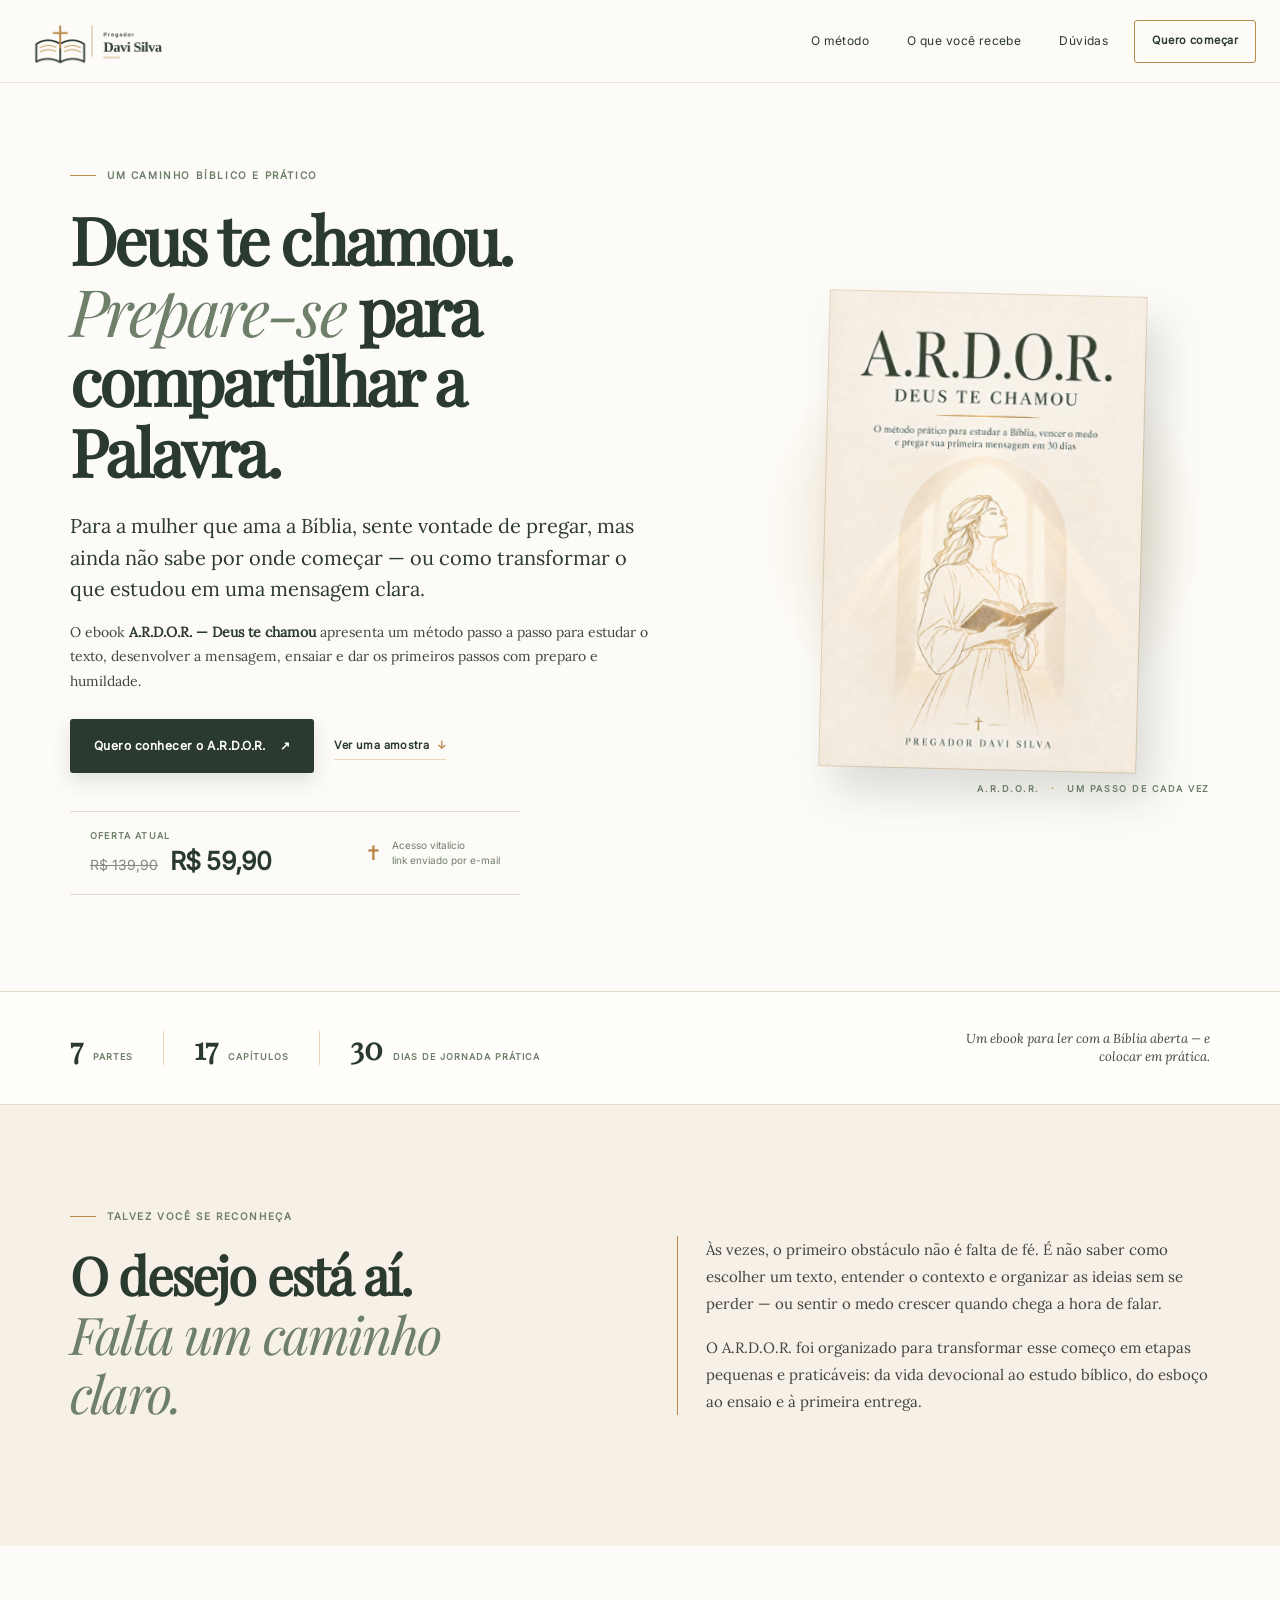
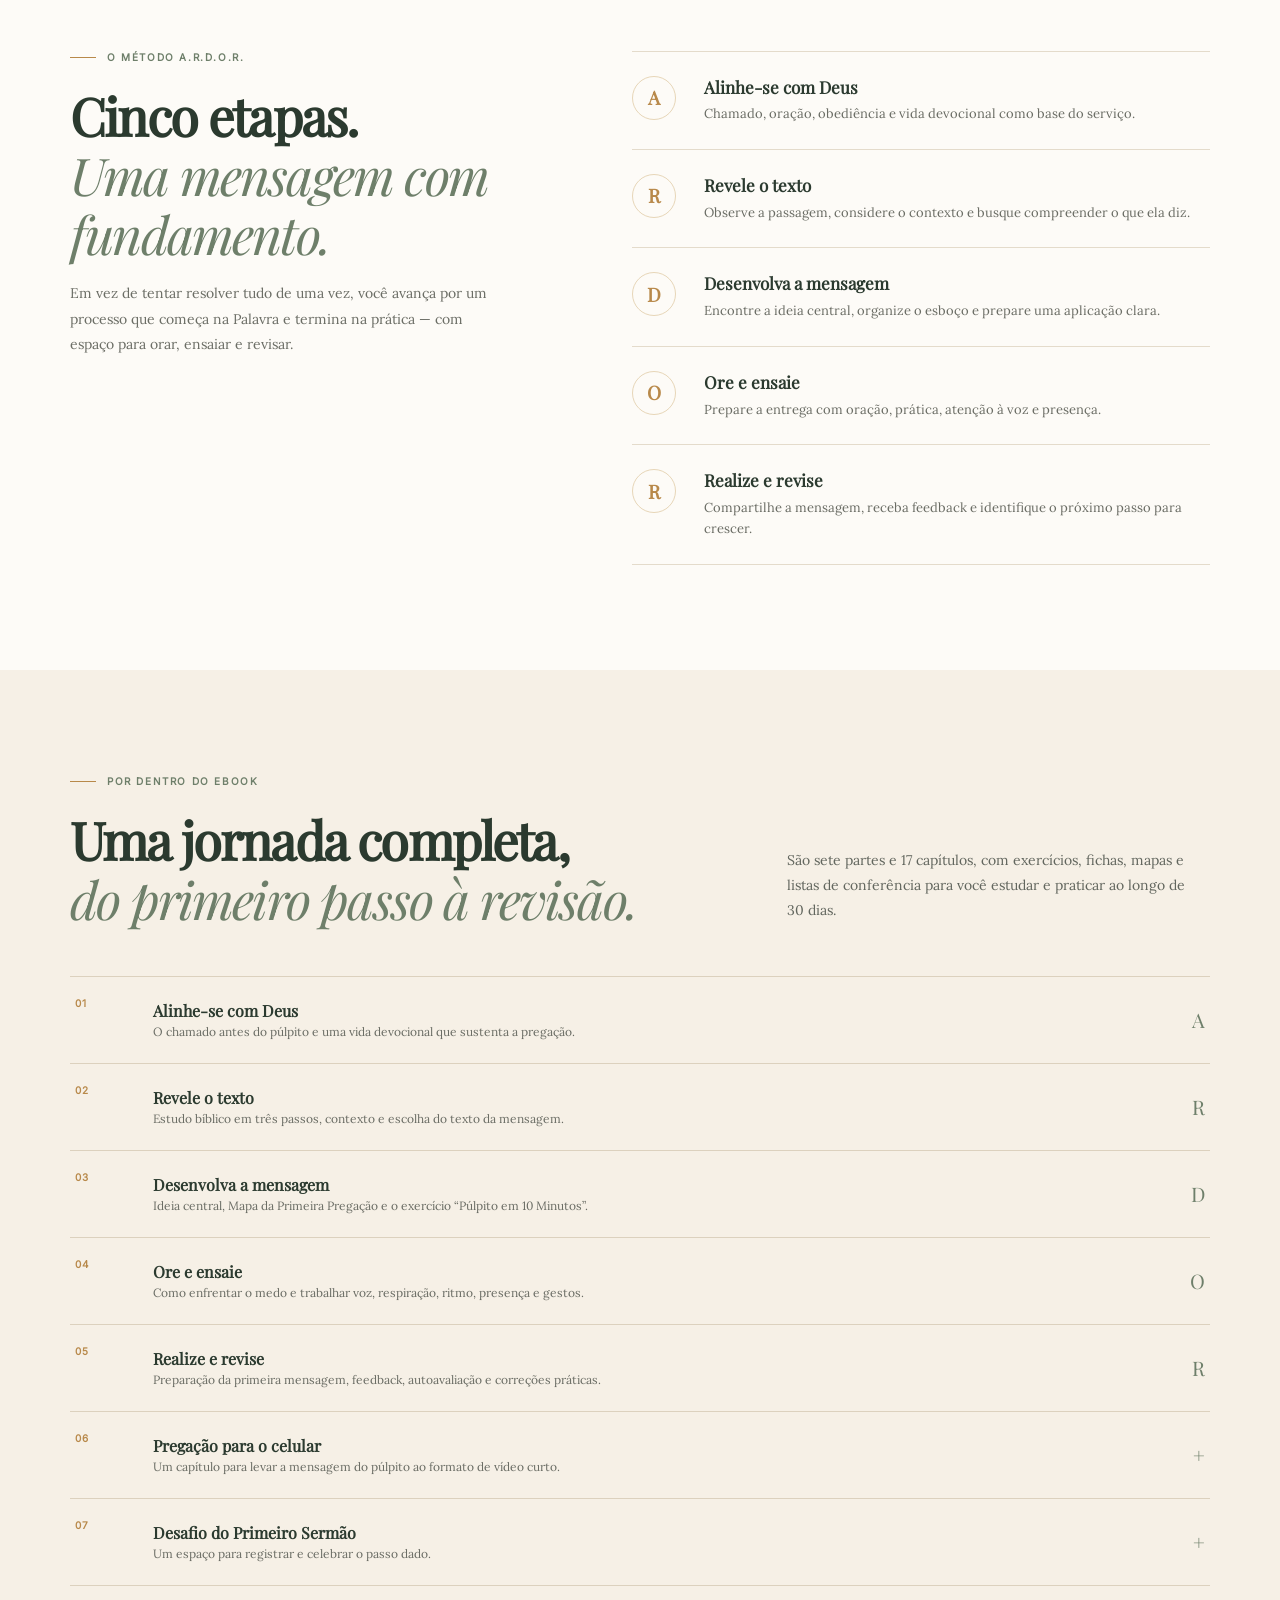
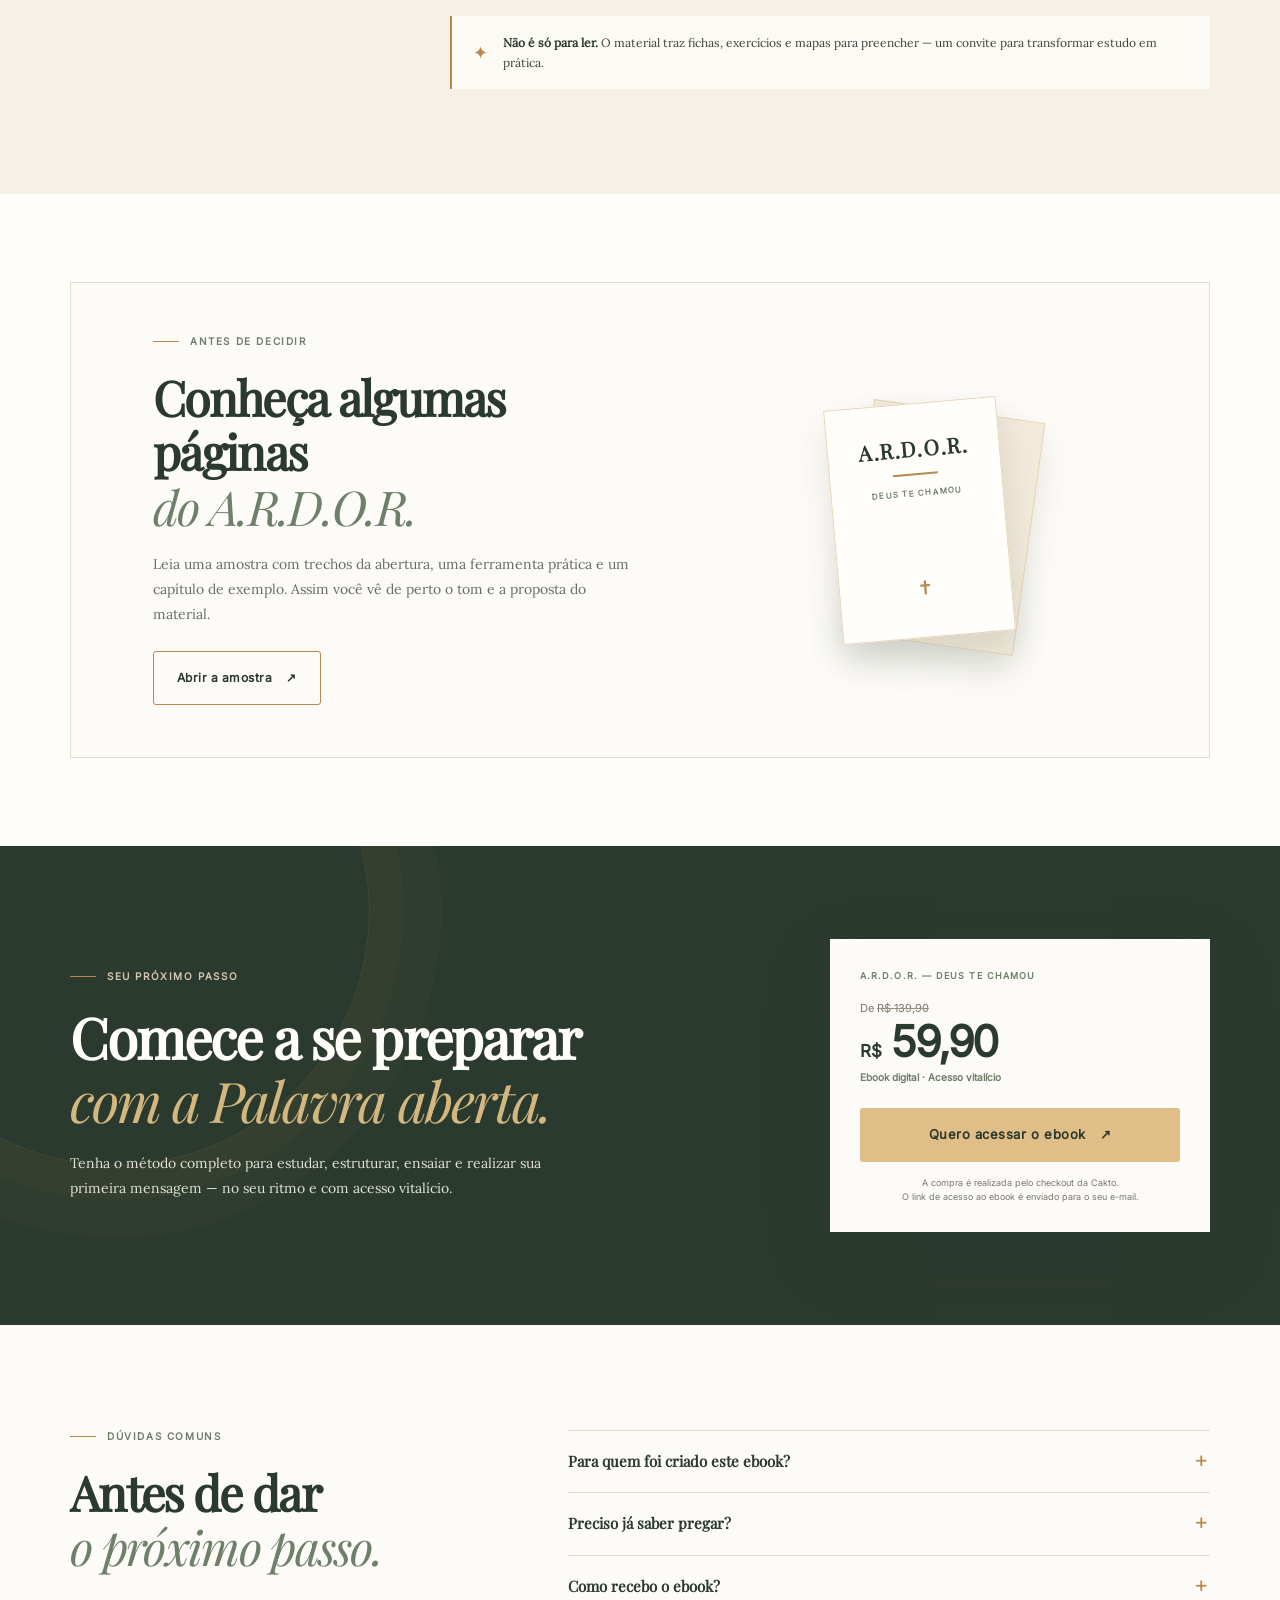
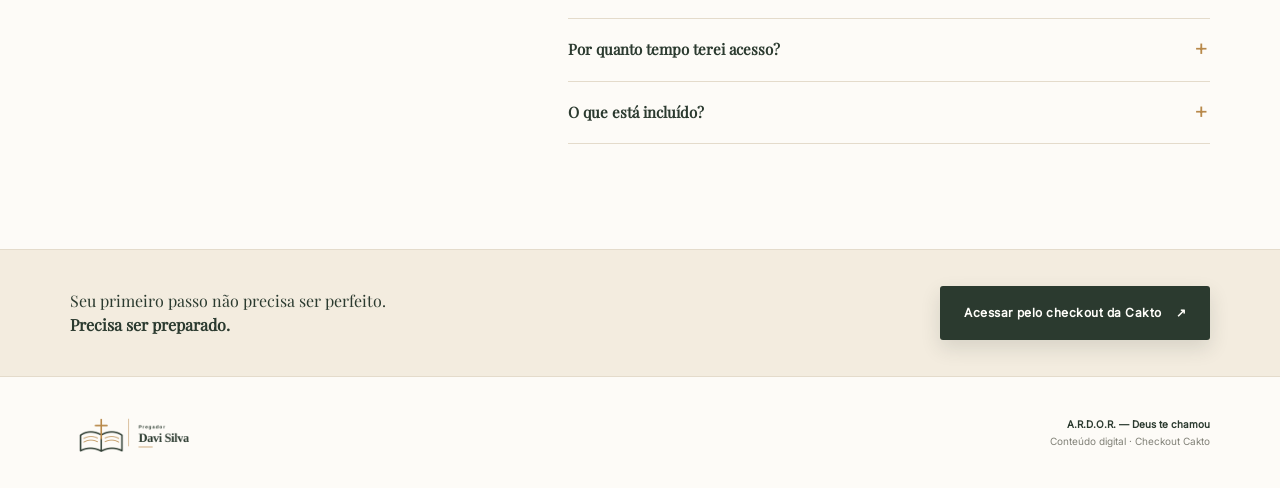
<file: index.html ardor.html>
<!doctype html>
<html lang="pt-BR">
<head>
  <meta charset="utf-8">
  <meta name="viewport" content="width=device-width, initial-scale=1">
  <meta name="theme-color" content="#FDFBF7">
  <meta name="description" content="Conheça o ebook A.R.D.O.R. — Deus te chamou: um método para mulheres estudarem a Bíblia, vencerem o medo e prepararem a primeira mensagem em 30 dias.">
  <meta name="keywords" content="pregação feminina, estudo bíblico, primeira pregação, mensagem bíblica, ebook cristão">
  <meta property="og:type" content="product">
  <meta property="og:site_name" content="Pregador Davi Silva">
  <meta property="og:title" content="A.R.D.O.R. — Deus te chamou | Ebook">
  <meta property="og:description" content="Um caminho prático para estudar a Bíblia, organizar sua mensagem e se preparar para compartilhar a Palavra.">
  <meta name="twitter:card" content="summary_large_image">
  <meta name="twitter:title" content="A.R.D.O.R. — Deus te chamou | Ebook">
  <meta name="twitter:description" content="Um caminho prático para estudar a Bíblia, organizar sua mensagem e se preparar para compartilhar a Palavra.">
  <link rel="icon" type="image/png" href="./logo-pregador-davi-silva.png">
  <title>A.R.D.O.R. — Deus te chamou | Ebook cristão</title>
  <link rel="stylesheet" href="./styles.css">
</head>
<body>
  <a class="skip-link" href="#conteudo-principal">Pular para o conteúdo</a>
  <header class="site-header" id="inicio">
    <div class="header-inner">
      <a class="brand" href="#inicio" aria-label="Pregador Davi Silva — início">
        <img src="./logo-pregador-davi-silva.png" alt="Pregador Davi Silva" width="220" height="59">
      </a>
      <nav class="main-nav" aria-label="Navegação principal">
        <a href="#metodo">O método</a>
        <a href="#conteudo">O que você recebe</a>
        <a href="#perguntas">Dúvidas</a>
      </nav>
      <a class="button button-small button-outline header-cta" href="https://pay.cakto.com.br/nyoit3q_1191103" target="_blank" rel="noopener noreferrer">Quero começar</a>
    </div>
  </header>

  <main id="conteudo-principal">
    <section class="hero section-wrap" aria-labelledby="hero-title">
      <div class="hero-copy">
        <p class="eyebrow"><span class="eyebrow-line"></span> Um caminho bíblico e prático</p>
        <h1 id="hero-title">Deus te chamou.<br><em>Prepare-se</em> para compartilhar a Palavra.</h1>
        <p class="hero-lead">Para a mulher que ama a Bíblia, sente vontade de pregar, mas ainda não sabe por onde começar — ou como transformar o que estudou em uma mensagem clara.</p>
        <p class="hero-detail">O ebook <strong>A.R.D.O.R. — Deus te chamou</strong> apresenta um método passo a passo para estudar o texto, desenvolver a mensagem, ensaiar e dar os primeiros passos com preparo e humildade.</p>
        <div class="hero-actions">
          <a class="button button-primary" href="https://pay.cakto.com.br/nyoit3q_1191103" target="_blank" rel="noopener noreferrer">Quero conhecer o A.R.D.O.R. <span aria-hidden="true">↗</span></a>
          <a class="text-link" href="#amostra">Ver uma amostra <span aria-hidden="true">↓</span></a>
        </div>
        <div class="hero-offer" aria-label="Oferta atual do ebook">
          <div>
            <span class="offer-caption">Oferta atual</span>
            <p class="price-line"><s>R$ 139,90</s><span class="price-now">R$ 59,90</span></p>
          </div>
          <div class="offer-note"><span class="small-cross" aria-hidden="true">✝</span><span>Acesso vitalício<br>link enviado por e-mail</span></div>
        </div>
      </div>
      <div class="hero-visual">
        <div class="cover-halo" aria-hidden="true"></div>
        <figure class="book-cover">
          <img src="./capa-ardor.png" alt="Capa do ebook A.R.D.O.R. — Deus te chamou, assinado por Pregador Davi Silva" width="1536" height="2304" fetchpriority="high">
        </figure>
        <p class="cover-caption">A.R.D.O.R. <span>·</span> um passo de cada vez</p>
      </div>
    </section>

    <section class="proof-strip" aria-label="Resumo do conteúdo do ebook">
      <div class="proof-inner">
        <div class="proof-item"><strong>7</strong><span>partes</span></div>
        <div class="proof-divider" aria-hidden="true"></div>
        <div class="proof-item"><strong>17</strong><span>capítulos</span></div>
        <div class="proof-divider" aria-hidden="true"></div>
        <div class="proof-item"><strong>30</strong><span>dias de jornada prática</span></div>
        <p>Um ebook para ler com a Bíblia aberta — e colocar em prática.</p>
      </div>
    </section>

    <section class="section section-warm" id="para-quem" aria-labelledby="para-quem-title">
      <div class="section-wrap two-column">
        <div class="section-heading">
          <p class="eyebrow"><span class="eyebrow-line"></span> Talvez você se reconheça</p>
          <h2 id="para-quem-title">O desejo está aí.<br><em>Falta um caminho claro.</em></h2>
        </div>
        <div class="recognition-copy">
          <p>Às vezes, o primeiro obstáculo não é falta de fé. É não saber como escolher um texto, entender o contexto e organizar as ideias sem se perder — ou sentir o medo crescer quando chega a hora de falar.</p>
          <p>O A.R.D.O.R. foi organizado para transformar esse começo em etapas pequenas e praticáveis: da vida devocional ao estudo bíblico, do esboço ao ensaio e à primeira entrega.</p>
        </div>
      </div>
    </section>

    <section class="section method-section" id="metodo" aria-labelledby="method-title">
      <div class="section-wrap">
        <div class="section-intro">
          <p class="eyebrow"><span class="eyebrow-line"></span> O método A.R.D.O.R.</p>
          <h2 id="method-title">Cinco etapas.<br><em>Uma mensagem com fundamento.</em></h2>
          <p>Em vez de tentar resolver tudo de uma vez, você avança por um processo que começa na Palavra e termina na prática — com espaço para orar, ensaiar e revisar.</p>
        </div>
        <div class="method-list">
          <article class="method-step">
            <span class="step-letter">A</span>
            <div><h3>Alinhe-se com Deus</h3><p>Chamado, oração, obediência e vida devocional como base do serviço.</p></div>
          </article>
          <article class="method-step">
            <span class="step-letter">R</span>
            <div><h3>Revele o texto</h3><p>Observe a passagem, considere o contexto e busque compreender o que ela diz.</p></div>
          </article>
          <article class="method-step">
            <span class="step-letter">D</span>
            <div><h3>Desenvolva a mensagem</h3><p>Encontre a ideia central, organize o esboço e prepare uma aplicação clara.</p></div>
          </article>
          <article class="method-step">
            <span class="step-letter">O</span>
            <div><h3>Ore e ensaie</h3><p>Prepare a entrega com oração, prática, atenção à voz e presença.</p></div>
          </article>
          <article class="method-step">
            <span class="step-letter">R</span>
            <div><h3>Realize e revise</h3><p>Compartilhe a mensagem, receba feedback e identifique o próximo passo para crescer.</p></div>
          </article>
        </div>
      </div>
    </section>

    <section class="section contents-section" id="conteudo" aria-labelledby="contents-title">
      <div class="section-wrap">
        <div class="contents-top">
          <div>
            <p class="eyebrow"><span class="eyebrow-line"></span> Por dentro do ebook</p>
            <h2 id="contents-title">Uma jornada completa,<br><em>do primeiro passo à revisão.</em></h2>
          </div>
          <p class="contents-summary">São sete partes e 17 capítulos, com exercícios, fichas, mapas e listas de conferência para você estudar e praticar ao longo de 30 dias.</p>
        </div>
        <div class="chapter-list">
          <article class="chapter-row"><span class="chapter-number">01</span><div><h3>Alinhe-se com Deus</h3><p>O chamado antes do púlpito e uma vida devocional que sustenta a pregação.</p></div><span class="chapter-mark">A</span></article>
          <article class="chapter-row"><span class="chapter-number">02</span><div><h3>Revele o texto</h3><p>Estudo bíblico em três passos, contexto e escolha do texto da mensagem.</p></div><span class="chapter-mark">R</span></article>
          <article class="chapter-row"><span class="chapter-number">03</span><div><h3>Desenvolva a mensagem</h3><p>Ideia central, Mapa da Primeira Pregação e o exercício “Púlpito em 10 Minutos”.</p></div><span class="chapter-mark">D</span></article>
          <article class="chapter-row"><span class="chapter-number">04</span><div><h3>Ore e ensaie</h3><p>Como enfrentar o medo e trabalhar voz, respiração, ritmo, presença e gestos.</p></div><span class="chapter-mark">O</span></article>
          <article class="chapter-row"><span class="chapter-number">05</span><div><h3>Realize e revise</h3><p>Preparação da primeira mensagem, feedback, autoavaliação e correções práticas.</p></div><span class="chapter-mark">R</span></article>
          <article class="chapter-row"><span class="chapter-number">06</span><div><h3>Pregação para o celular</h3><p>Um capítulo para levar a mensagem do púlpito ao formato de vídeo curto.</p></div><span class="chapter-mark">+</span></article>
          <article class="chapter-row"><span class="chapter-number">07</span><div><h3>Desafio do Primeiro Sermão</h3><p>Um espaço para registrar e celebrar o passo dado.</p></div><span class="chapter-mark">+</span></article>
        </div>
        <div class="materials-note"><span class="materials-icon" aria-hidden="true">✦</span><p><strong>Não é só para ler.</strong> O material traz fichas, exercícios e mapas para preencher — um convite para transformar estudo em prática.</p></div>
      </div>
    </section>

    <section class="sample-section" id="amostra" aria-labelledby="sample-title">
      <div class="section-wrap sample-card">
        <div class="sample-copy">
          <p class="eyebrow"><span class="eyebrow-line"></span> Antes de decidir</p>
          <h2 id="sample-title">Conheça algumas páginas<br><em>do A.R.D.O.R.</em></h2>
          <p>Leia uma amostra com trechos da abertura, uma ferramenta prática e um capítulo de exemplo. Assim você vê de perto o tom e a proposta do material.</p>
          <a class="button button-outline" href="./AMOSTRA-ARDOR.pdf" target="_blank" rel="noopener noreferrer">Abrir a amostra <span aria-hidden="true">↗</span></a>
        </div>
        <div class="sample-art" aria-hidden="true"><div class="sample-page page-back"></div><div class="sample-page page-front"><span class="sample-monogram">A.R.D.O.R.</span><span class="sample-rule"></span><span class="sample-small">DEUS TE CHAMOU</span><span class="sample-cross">✝</span></div></div>
      </div>
    </section>

    <section class="offer-section" id="oferta" aria-labelledby="offer-title">
      <div class="offer-glow" aria-hidden="true"></div>
      <div class="section-wrap offer-inner">
        <div class="offer-copy">
          <p class="eyebrow eyebrow-light"><span class="eyebrow-line"></span> Seu próximo passo</p>
          <h2 id="offer-title">Comece a se preparar<br><em>com a Palavra aberta.</em></h2>
          <p>Tenha o método completo para estudar, estruturar, ensaiar e realizar sua primeira mensagem — no seu ritmo e com acesso vitalício.</p>
        </div>
        <div class="price-card">
          <p class="price-label">A.R.D.O.R. — Deus te chamou</p>
          <p class="old-price">De <s>R$ 139,90</s></p>
          <p class="current-price"><span>R$</span> 59,90</p>
          <p class="access-note">Ebook digital · Acesso vitalício</p>
          <a class="button button-gold" href="https://pay.cakto.com.br/nyoit3q_1191103" target="_blank" rel="noopener noreferrer">Quero acessar o ebook <span aria-hidden="true">↗</span></a>
          <p class="checkout-note">A compra é realizada pelo checkout da Cakto.<br>O link de acesso ao ebook é enviado para o seu e-mail.</p>
        </div>
      </div>
    </section>

    <section class="section faq-section" id="perguntas" aria-labelledby="faq-title">
      <div class="section-wrap faq-wrap">
        <div class="faq-heading"><p class="eyebrow"><span class="eyebrow-line"></span> Dúvidas comuns</p><h2 id="faq-title">Antes de dar<br><em>o próximo passo.</em></h2></div>
        <div class="faq-list">
          <details><summary>Para quem foi criado este ebook?</summary><p>Para mulheres que desejam comunicar a Palavra de Deus e querem apoio prático para estudar a Bíblia, preparar uma mensagem e começar — inclusive quem nunca pregou.</p></details>
          <details><summary>Preciso já saber pregar?</summary><p>Não. A jornada começa com os fundamentos e inclui uma proposta de mini-sermão de três minutos para praticar os primeiros passos.</p></details>
          <details><summary>Como recebo o ebook?</summary><p>Depois da compra, você recebe um link com o acesso ao ebook no e-mail informado no checkout.</p></details>
          <details><summary>Por quanto tempo terei acesso?</summary><p>O acesso ao material é vitalício, pelo link enviado para o seu e-mail.</p></details>
          <details><summary>O que está incluído?</summary><p>O ebook A.R.D.O.R. — Deus te chamou, com sete partes, 17 capítulos, exercícios, fichas e mapas práticos.</p></details>
        </div>
      </div>
    </section>

    <section class="closing-cta" aria-label="Acessar o ebook">
      <div class="section-wrap closing-inner">
        <p>Seu primeiro passo não precisa ser perfeito.<br><strong>Precisa ser preparado.</strong></p>
        <a class="button button-primary" href="https://pay.cakto.com.br/nyoit3q_1191103" target="_blank" rel="noopener noreferrer">Acessar pelo checkout da Cakto <span aria-hidden="true">↗</span></a>
      </div>
    </section>
  </main>

  <footer class="site-footer">
    <div class="section-wrap footer-inner">
      <a class="footer-brand" href="#inicio" aria-label="Voltar ao início"><img src="./logo-pregador-davi-silva.png" alt="Pregador Davi Silva" width="190" height="51"></a>
      <p>A.R.D.O.R. — Deus te chamou<br><span>Conteúdo digital · Checkout Cakto</span></p>
    </div>
  </footer>
</body>
</html>
</file>
<file: styles.css>
@import url("./fontes.css");

:root {
  --ink: #2b3a2f;
  --body: #41433e;
  --gold: #b8894a;
  --gold-light: #e7d6b8;
  --paper: #fdfbf7;
  --sand: #f6f0e6;
  --sage: #6e7f6a;
  --line: #e4dbcb;
  --white: #fffefa;
  --serif: "Lora", Georgia, "Times New Roman", serif;
  --display: "Playfair Display", Georgia, "Times New Roman", serif;
  --sans: "Inter", Arial, sans-serif;
  --shadow: 0 24px 65px rgba(43, 58, 47, .13);
}

* { box-sizing: border-box; }
html { scroll-behavior: smooth; scroll-padding-top: 96px; }
body { margin: 0; color: var(--body); background: var(--paper); font: 16px/1.65 var(--serif); -webkit-font-smoothing: antialiased; }
img { display: block; max-width: 100%; }
a { color: inherit; }
button, a { -webkit-tap-highlight-color: transparent; }
:focus-visible { outline: 3px solid var(--gold); outline-offset: 4px; }
::selection { color: var(--paper); background: var(--ink); }
.section-wrap { width: min(1140px, calc(100% - 56px)); margin-inline: auto; }
.skip-link { position: absolute; z-index: 100; top: 8px; left: 8px; padding: 10px 14px; color: var(--white); background: var(--ink); transform: translateY(-150%); }
.skip-link:focus { transform: translateY(0); }

.site-header { position: sticky; top: 0; z-index: 20; background: rgba(253, 251, 247, .94); border-bottom: 1px solid rgba(228, 219, 203, .72); backdrop-filter: blur(16px); }
.header-inner { width: min(1240px, calc(100% - 48px)); min-height: 82px; margin: auto; display: flex; align-items: center; justify-content: space-between; gap: 26px; }
.brand { display: inline-flex; align-items: center; flex: 0 0 auto; }
.brand img { width: 220px; height: auto; }
.main-nav { display: flex; align-items: center; gap: clamp(18px, 3vw, 38px); margin-left: auto; }
.main-nav a { color: var(--ink); text-decoration: none; font: 500 12px/1 var(--sans); letter-spacing: .035em; transition: color .2s ease; }
.main-nav a:hover { color: var(--gold); }
.button { min-height: 54px; padding: 0 23px; border: 1px solid transparent; border-radius: 3px; display: inline-flex; align-items: center; justify-content: center; gap: 14px; text-align: center; text-decoration: none; font: 650 12px/1.2 var(--sans); letter-spacing: .04em; transition: transform .2s ease, background-color .2s ease, box-shadow .2s ease; }
.button:hover { transform: translateY(-2px); }
.button-small { min-height: 43px; padding: 0 17px; font-size: 11px; }
.button-primary { color: var(--white); background: var(--ink); box-shadow: 0 8px 20px rgba(43, 58, 47, .14); }
.button-primary:hover { background: #1e2b22; box-shadow: 0 12px 26px rgba(43, 58, 47, .2); }
.button-outline { color: var(--ink); background: transparent; border-color: var(--gold); }
.button-outline:hover { background: var(--sand); }
.button-gold { width: 100%; color: var(--ink); background: #dfbf87; font-size: 13px; }
.button-gold:hover { background: #edcf99; }

.hero { min-height: 710px; padding-block: 72px 82px; display: grid; grid-template-columns: minmax(0, 1.08fr) minmax(330px, .82fr); align-items: center; gap: clamp(40px, 7vw, 96px); }
.hero-copy { max-width: 650px; padding-block: 14px; }
.eyebrow { margin: 0 0 22px; display: flex; align-items: center; gap: 11px; color: var(--sage); font: 700 10px/1.3 var(--sans); letter-spacing: .16em; text-transform: uppercase; }
.eyebrow-line { width: 26px; height: 1px; flex: 0 0 auto; background: var(--gold); }
h1, h2, h3, p { margin-top: 0; }
h1, h2 { color: var(--ink); font-family: var(--display); font-weight: 600; }
h1 { max-width: 680px; margin-bottom: 24px; font-size: clamp(42px, 5.1vw, 68px); line-height: 1.08; letter-spacing: -.045em; }
h1 em, h2 em { color: var(--sage); font-style: italic; font-weight: 500; }
.hero-lead { max-width: 585px; margin-bottom: 15px; color: var(--ink); font-size: clamp(17px, 1.7vw, 20px); line-height: 1.58; }
.hero-detail { max-width: 590px; margin-bottom: 26px; font-size: 14px; line-height: 1.75; }
.hero-detail strong { color: var(--ink); }
.hero-actions { display: flex; align-items: center; flex-wrap: wrap; gap: 20px; }
.text-link { color: var(--ink); text-decoration: none; border-bottom: 1px solid var(--gold-light); padding: 7px 0; font: 600 11px/1.2 var(--sans); letter-spacing: .035em; }
.text-link span { margin-left: 4px; color: var(--gold); }
.hero-offer { max-width: 450px; margin-top: 38px; padding: 18px 20px; border-top: 1px solid var(--line); border-bottom: 1px solid var(--line); display: flex; align-items: center; justify-content: space-between; gap: 20px; }
.offer-caption, .price-label { display: block; margin-bottom: 5px; color: var(--sage); font: 700 9px/1.3 var(--sans); letter-spacing: .13em; text-transform: uppercase; }
.price-line { margin: 0; display: flex; align-items: baseline; flex-wrap: wrap; gap: 12px; }
.price-line s { color: #87877f; font: 400 14px/1.3 var(--sans); }
.price-now { color: var(--ink); font: 700 25px/1.15 var(--sans); letter-spacing: -.035em; }
.offer-note { display: flex; align-items: center; gap: 10px; color: var(--sage); font: 10px/1.5 var(--sans); }
.small-cross { color: var(--gold); font-size: 20px; }
.hero-visual { min-height: 550px; position: relative; display: grid; place-items: center; }
.cover-halo { position: absolute; z-index: 0; width: min(430px, 95%); aspect-ratio: 1; border-radius: 50%; background: radial-gradient(circle, #efe1c9 0%, #f6efe3 52%, rgba(246, 240, 230, 0) 72%); }
.book-cover { position: relative; z-index: 1; width: min(318px, 78%); margin: 0; transform: rotate(1.4deg); filter: drop-shadow(16px 25px 21px rgba(43, 58, 47, .16)); transition: transform .35s ease; }
.book-cover:hover { transform: rotate(0deg) translateY(-5px); }
.book-cover img { width: 100%; height: auto; aspect-ratio: 2/3; object-fit: cover; border: 1px solid rgba(184, 137, 74, .32); }
.cover-caption { position: absolute; z-index: 2; right: 0; bottom: 12px; margin: 0; color: var(--sage); font: 700 9px/1.3 var(--sans); letter-spacing: .17em; text-transform: uppercase; }
.cover-caption span { padding-inline: 7px; color: var(--gold); }

.proof-strip { border-block: 1px solid var(--line); background: var(--white); }
.proof-inner { width: min(1140px, calc(100% - 56px)); min-height: 112px; margin: auto; display: flex; align-items: center; justify-content: space-between; gap: 30px; }
.proof-item { display: flex; align-items: baseline; gap: 10px; white-space: nowrap; }
.proof-item strong { color: var(--ink); font: 600 31px/1 var(--display); }
.proof-item span { color: var(--sage); font: 700 9px/1.3 var(--sans); letter-spacing: .11em; text-transform: uppercase; }
.proof-divider { width: 1px; height: 34px; background: var(--gold-light); }
.proof-inner > p { max-width: 275px; margin: 0 0 0 auto; color: var(--body); font-style: italic; font-size: 13px; line-height: 1.4; text-align: right; }

.section { padding-block: 105px; }
.section-warm { background: var(--sand); }
.two-column { display: grid; grid-template-columns: .95fr 1.05fr; gap: 11%; align-items: center; }
.section-heading h2, .section-intro h2, .contents-top h2, .sample-copy h2, .faq-heading h2 { margin-bottom: 18px; font-size: clamp(34px, 4.1vw, 52px); line-height: 1.14; letter-spacing: -.035em; }
.recognition-copy { max-width: 550px; padding-left: 28px; border-left: 1px solid var(--gold); }
.recognition-copy p { margin-bottom: 17px; font-size: 15px; line-height: 1.8; }
.recognition-copy p:last-child { margin-bottom: 0; }

.method-section { background: var(--paper); }
.method-section .section-wrap { display: grid; grid-template-columns: .86fr 1.14fr; gap: 11%; align-items: start; }
.section-intro { position: sticky; top: 130px; max-width: 440px; }
.section-intro > p:last-child { color: #6b6d65; font-size: 14px; line-height: 1.8; }
.method-list { border-top: 1px solid var(--line); }
.method-step { padding: 24px 0; display: grid; grid-template-columns: 54px 1fr; gap: 18px; border-bottom: 1px solid var(--line); }
.step-letter { width: 44px; height: 44px; display: grid; place-items: center; border: 1px solid var(--gold-light); border-radius: 50%; color: var(--gold); font: 600 19px/1 var(--display); }
.method-step h3 { margin-bottom: 5px; color: var(--ink); font: 600 17px/1.35 var(--display); }
.method-step p { max-width: 495px; margin: 0; color: #6b6d65; font-size: 13px; line-height: 1.65; }

.contents-section { background: var(--sand); }
.contents-top { margin-bottom: 48px; display: grid; grid-template-columns: 1.05fr .75fr; gap: 11%; align-items: end; }
.contents-top h2 { margin-bottom: 0; }
.contents-summary { max-width: 405px; margin: 0 0 5px; color: #62665e; font-size: 14px; line-height: 1.8; }
.chapter-list { border-top: 1px solid #dcd1be; }
.chapter-row { min-height: 87px; padding: 16px 5px; display: grid; grid-template-columns: 60px 1fr 42px; align-items: center; gap: 18px; border-bottom: 1px solid #dcd1be; }
.chapter-number { align-self: start; padding-top: 4px; color: var(--gold); font: 700 10px/1.2 var(--sans); letter-spacing: .1em; }
.chapter-row h3 { margin-bottom: 2px; color: var(--ink); font: 600 16px/1.35 var(--display); }
.chapter-row p { margin: 0; color: #6b6d65; font-size: 12px; line-height: 1.5; }
.chapter-mark { justify-self: end; color: var(--sage); font: 500 20px/1 var(--display); }
.materials-note { max-width: 760px; margin: 30px 0 0 auto; padding: 17px 21px; display: flex; align-items: center; gap: 15px; border-left: 2px solid var(--gold); background: rgba(255, 254, 250, .74); }
.materials-icon { color: var(--gold); font-size: 18px; }
.materials-note p { margin: 0; font-size: 12px; line-height: 1.6; }
.materials-note strong { color: var(--ink); }

.sample-section { padding-block: 88px; background: var(--white); }
.sample-card { min-height: 370px; padding: 52px clamp(34px, 7vw, 82px); position: relative; overflow: hidden; display: grid; grid-template-columns: 1.1fr .9fr; align-items: center; gap: 50px; border: 1px solid var(--line); background: var(--paper); }
.sample-copy { position: relative; z-index: 1; max-width: 490px; }
.sample-copy h2 { font-size: clamp(34px, 4vw, 48px); }
.sample-copy > p:not(.eyebrow) { margin-bottom: 24px; color: #6b6d65; font-size: 14px; line-height: 1.8; }
.sample-art { min-height: 255px; position: relative; display: grid; place-items: center; }
.sample-page { width: 173px; height: 235px; position: absolute; border: 1px solid var(--gold-light); background: #fffefa; box-shadow: 0 18px 35px rgba(43, 58, 47, .13); }
.page-back { transform: translate(24px, 7px) rotate(8deg); background: #f2eadb; }
.page-front { padding: 33px 18px; display: flex; flex-direction: column; align-items: center; justify-content: center; transform: rotate(-5deg); color: var(--ink); }
.sample-monogram { font: 600 21px/1.1 var(--display); letter-spacing: .06em; }
.sample-rule { width: 45px; height: 2px; margin: 13px 0; background: var(--gold); }
.sample-small { color: var(--sage); font: 700 8px/1.3 var(--sans); letter-spacing: .16em; }
.sample-cross { margin-top: auto; color: var(--gold); font-size: 19px; }

.offer-section { position: relative; overflow: hidden; padding-block: 93px; color: var(--white); background: var(--ink); }
.offer-glow { position: absolute; top: -190px; left: -140px; width: 510px; height: 510px; border: 1px solid rgba(184, 137, 74, .18); border-radius: 50%; box-shadow: 0 0 0 34px rgba(184, 137, 74, .035), 0 0 0 72px rgba(184, 137, 74, .025); }
.offer-inner { position: relative; display: grid; grid-template-columns: 1fr 380px; align-items: center; gap: 10%; }
.eyebrow-light { color: #d5c7ab; }
.offer-copy h2 { max-width: 560px; margin-bottom: 20px; color: var(--white); font-size: clamp(37px, 4.5vw, 56px); line-height: 1.13; letter-spacing: -.035em; }
.offer-copy h2 em { color: #d3b77f; }
.offer-copy > p:last-child { max-width: 520px; margin: 0; color: #e0e0d9; font-size: 14px; line-height: 1.8; }
.price-card { position: relative; padding: 31px 30px 27px; color: var(--body); background: var(--paper); box-shadow: var(--shadow); }
.price-label { margin-bottom: 19px; color: var(--sage); font-size: 9px; letter-spacing: .12em; }
.old-price { margin-bottom: 1px; color: #79796f; font: 11px/1.4 var(--sans); }
.old-price s { text-decoration-color: #9c8f7d; }
.current-price { margin: 0 0 5px; color: var(--ink); font: 700 43px/1.1 var(--sans); letter-spacing: -.06em; }
.current-price span { font-size: 17px; letter-spacing: 0; }
.access-note { margin-bottom: 23px; color: var(--sage); font: 600 10px/1.5 var(--sans); }
.checkout-note { margin: 14px 0 0; color: #77786f; font: 9px/1.6 var(--sans); text-align: center; }

.faq-section { background: var(--paper); }
.faq-wrap { display: grid; grid-template-columns: .72fr 1.28fr; gap: 12%; align-items: start; }
.faq-heading { position: sticky; top: 130px; }
.faq-heading h2 { font-size: clamp(35px, 4vw, 48px); }
.faq-list { border-top: 1px solid var(--line); }
.faq-list details { border-bottom: 1px solid var(--line); }
.faq-list summary { position: relative; padding: 20px 36px 20px 0; list-style: none; cursor: pointer; color: var(--ink); font: 600 15px/1.45 var(--display); }
.faq-list summary::-webkit-details-marker { display: none; }
.faq-list summary::after { content: "+"; position: absolute; right: 1px; top: 17px; color: var(--gold); font: 400 22px/1 var(--sans); }
.faq-list details[open] summary::after { content: "−"; }
.faq-list details p { max-width: 650px; margin: -3px 35px 21px 0; color: #666960; font-size: 13px; line-height: 1.75; }

.closing-cta { padding-block: 36px; background: #f3ecdf; border-block: 1px solid var(--line); }
.closing-inner { display: flex; align-items: center; justify-content: space-between; gap: 25px; }
.closing-inner p { margin: 0; color: var(--ink); font: 16px/1.5 var(--display); }
.closing-inner strong { font-weight: 700; }
.site-footer { padding-block: 30px; background: var(--paper); }
.footer-inner { display: flex; align-items: center; justify-content: space-between; gap: 25px; }
.footer-brand img { width: 190px; height: auto; }
.footer-inner p { margin: 0; color: var(--ink); font: 600 10px/1.7 var(--sans); text-align: right; }
.footer-inner p span { color: #818177; font-weight: 400; }

@media (max-width: 900px) {
  .header-inner { min-height: 73px; }
  .main-nav { gap: 16px; }
  .main-nav a { font-size: 10px; }
  .brand img { width: 190px; }
  .hero { min-height: unset; padding-block: 57px 70px; grid-template-columns: minmax(0, 1fr) minmax(260px, .75fr); gap: 28px; }
  .hero-visual { min-height: 445px; }
  .book-cover { width: min(280px, 84%); }
  .hero-offer { align-items: flex-start; flex-direction: column; gap: 12px; }
  .method-section .section-wrap { grid-template-columns: .8fr 1.2fr; gap: 7%; }
  .offer-inner { grid-template-columns: 1fr 330px; gap: 6%; }
}

@media (max-width: 680px) {
  html { scroll-padding-top: 72px; }
  .section-wrap, .proof-inner { width: min(100% - 36px, 520px); }
  .header-inner { width: calc(100% - 30px); min-height: 68px; gap: 10px; }
  .brand img { width: 150px; }
  .main-nav { display: none; }
  .header-cta { min-height: 39px; padding-inline: 12px; font-size: 10px; }
  .hero { padding-block: 47px 48px; display: flex; flex-direction: column; align-items: stretch; gap: 24px; }
  .hero-copy { padding: 0; }
  .eyebrow { margin-bottom: 17px; font-size: 9px; letter-spacing: .13em; }
  h1 { max-width: 550px; margin-bottom: 18px; font-size: clamp(40px, 11.5vw, 56px); }
  .hero-lead { margin-bottom: 12px; font-size: 17px; }
  .hero-detail { font-size: 13px; }
  .hero-actions { align-items: flex-start; flex-direction: column; gap: 9px; }
  .hero-actions .button { width: 100%; }
  .hero-offer { max-width: none; margin-top: 24px; padding: 16px 0; flex-direction: row; align-items: center; }
  .price-now { font-size: 23px; }
  .offer-note { font-size: 9px; }
  .hero-visual { min-height: 395px; margin-top: 2px; }
  .cover-halo { width: min(355px, 90%); }
  .book-cover { width: min(255px, 69%); }
  .cover-caption { right: 3px; bottom: 3px; font-size: 8px; }
  .proof-inner { min-height: unset; padding-block: 24px; display: grid; grid-template-columns: 1fr 1fr 1fr; gap: 12px; }
  .proof-item { align-items: center; flex-direction: column; gap: 5px; white-space: normal; text-align: center; }
  .proof-item strong { font-size: 26px; }
  .proof-item span { max-width: 95px; font-size: 8px; line-height: 1.35; }
  .proof-divider { display: none; }
  .proof-inner > p { grid-column: 1/-1; max-width: none; margin: 5px 0 0; font-size: 11px; text-align: center; }
  .section { padding-block: 72px; }
  .two-column, .method-section .section-wrap, .contents-top, .faq-wrap { display: block; }
  .section-heading h2, .section-intro h2, .contents-top h2, .sample-copy h2, .faq-heading h2 { font-size: 37px; }
  .recognition-copy { margin-top: 26px; padding-left: 19px; }
  .recognition-copy p { font-size: 13px; }
  .section-intro, .faq-heading { position: static; }
  .section-intro { margin-bottom: 28px; }
  .section-intro > p:last-child { font-size: 13px; }
  .method-step { grid-template-columns: 43px 1fr; gap: 13px; padding-block: 18px; }
  .step-letter { width: 38px; height: 38px; font-size: 17px; }
  .method-step h3 { font-size: 16px; }
  .method-step p { font-size: 12px; }
  .contents-top { margin-bottom: 30px; }
  .contents-summary { margin-top: 17px; font-size: 13px; }
  .chapter-row { min-height: 86px; grid-template-columns: 35px 1fr 20px; gap: 10px; padding-block: 15px; }
  .chapter-row h3 { font-size: 14px; }
  .chapter-row p { font-size: 11px; }
  .materials-note { margin-top: 24px; padding: 14px; align-items: flex-start; }
  .materials-note p { font-size: 11px; }
  .sample-section { padding-block: 52px; }
  .sample-card { min-height: unset; padding: 31px 23px; display: flex; flex-direction: column; align-items: stretch; gap: 20px; }
  .sample-copy > p:not(.eyebrow) { font-size: 13px; }
  .sample-copy .button { width: 100%; }
  .sample-art { min-height: 220px; }
  .sample-page { width: 150px; height: 205px; }
  .offer-section { padding-block: 69px; }
  .offer-inner { display: flex; flex-direction: column; align-items: stretch; gap: 32px; }
  .offer-copy h2 { font-size: 40px; }
  .offer-copy > p:last-child { font-size: 13px; }
  .price-card { padding: 25px 22px 22px; }
  .current-price { font-size: 40px; }
  .faq-heading { margin-bottom: 27px; }
  .faq-list summary { padding-block: 18px; font-size: 14px; }
  .faq-list details p { margin-right: 8px; font-size: 12px; }
  .closing-cta { padding-block: 26px; }
  .closing-inner { align-items: stretch; flex-direction: column; gap: 18px; }
  .closing-inner .button { width: 100%; }
  .footer-inner { align-items: flex-start; flex-direction: column; gap: 17px; }
  .footer-inner p { text-align: left; }
}

@media (prefers-reduced-motion: reduce) {
  *, *::before, *::after { scroll-behavior: auto !important; transition-duration: .01ms !important; animation-duration: .01ms !important; }
}
</file>
